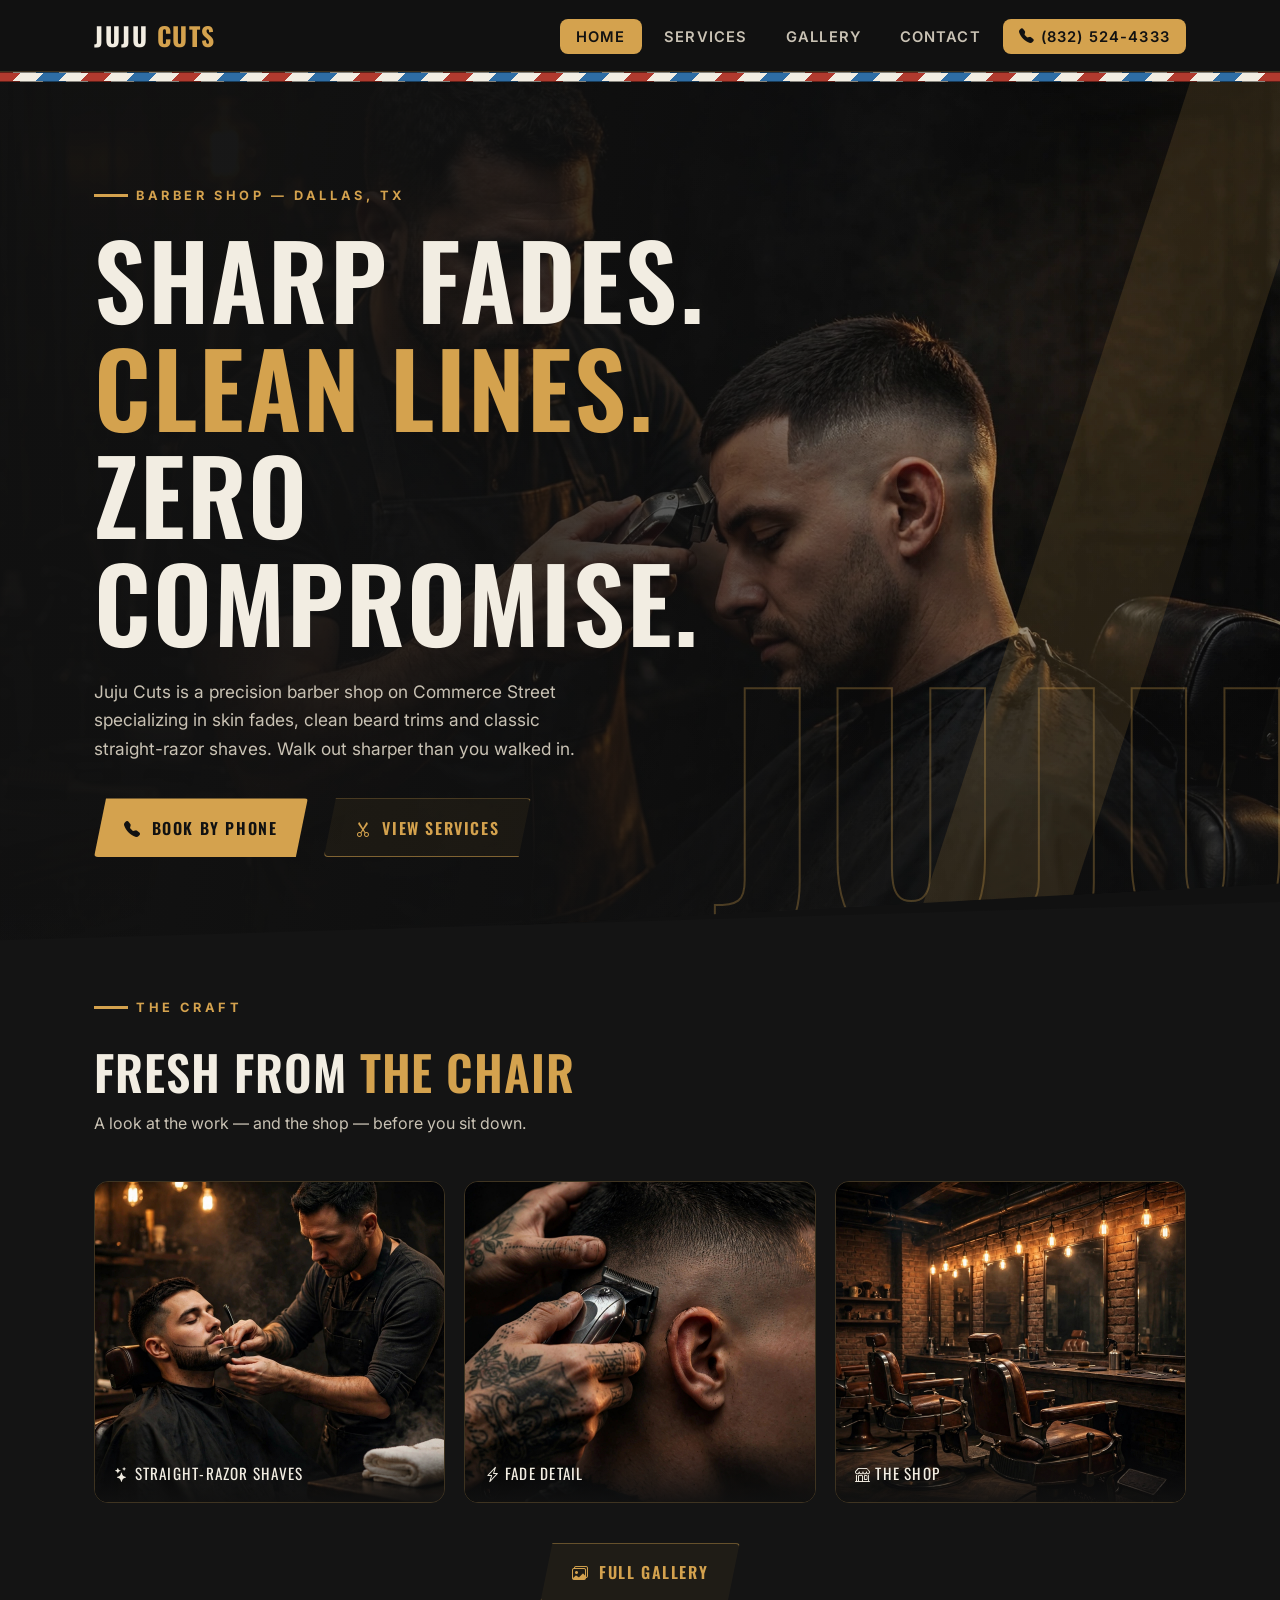
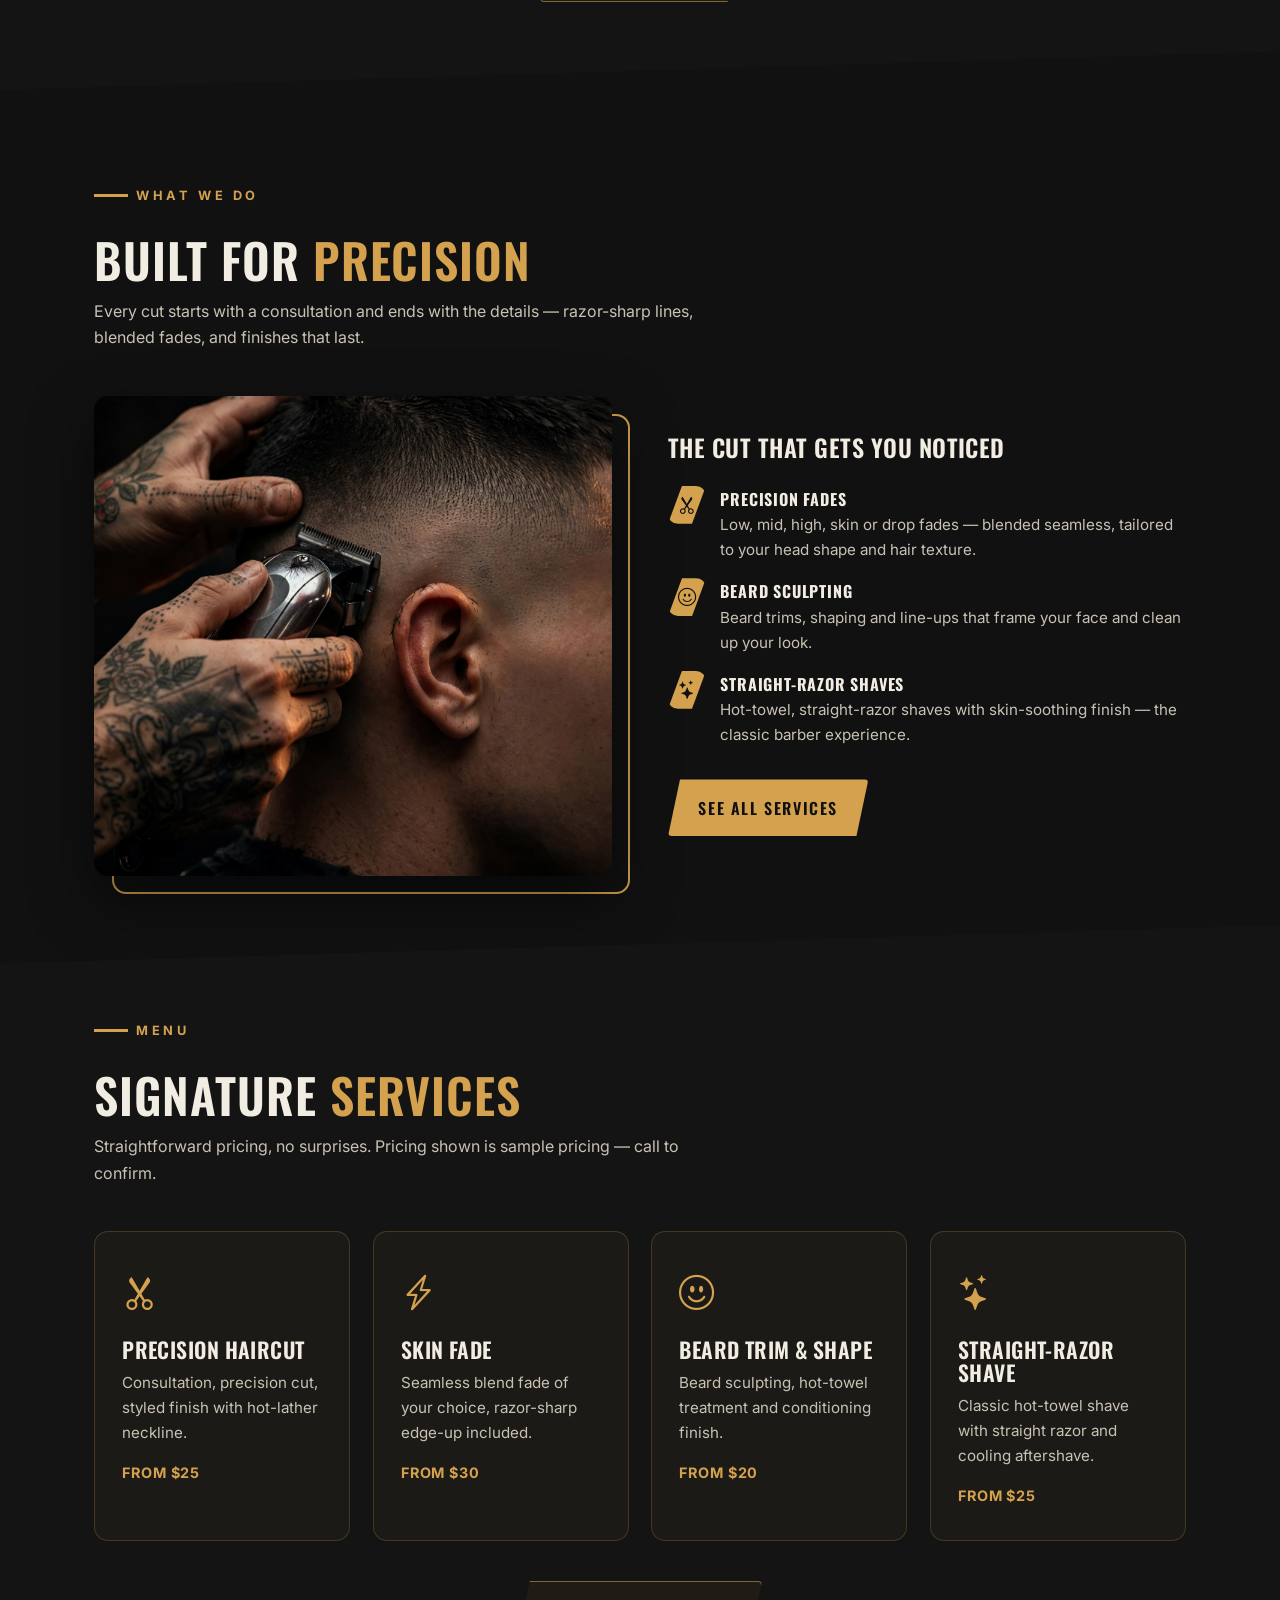
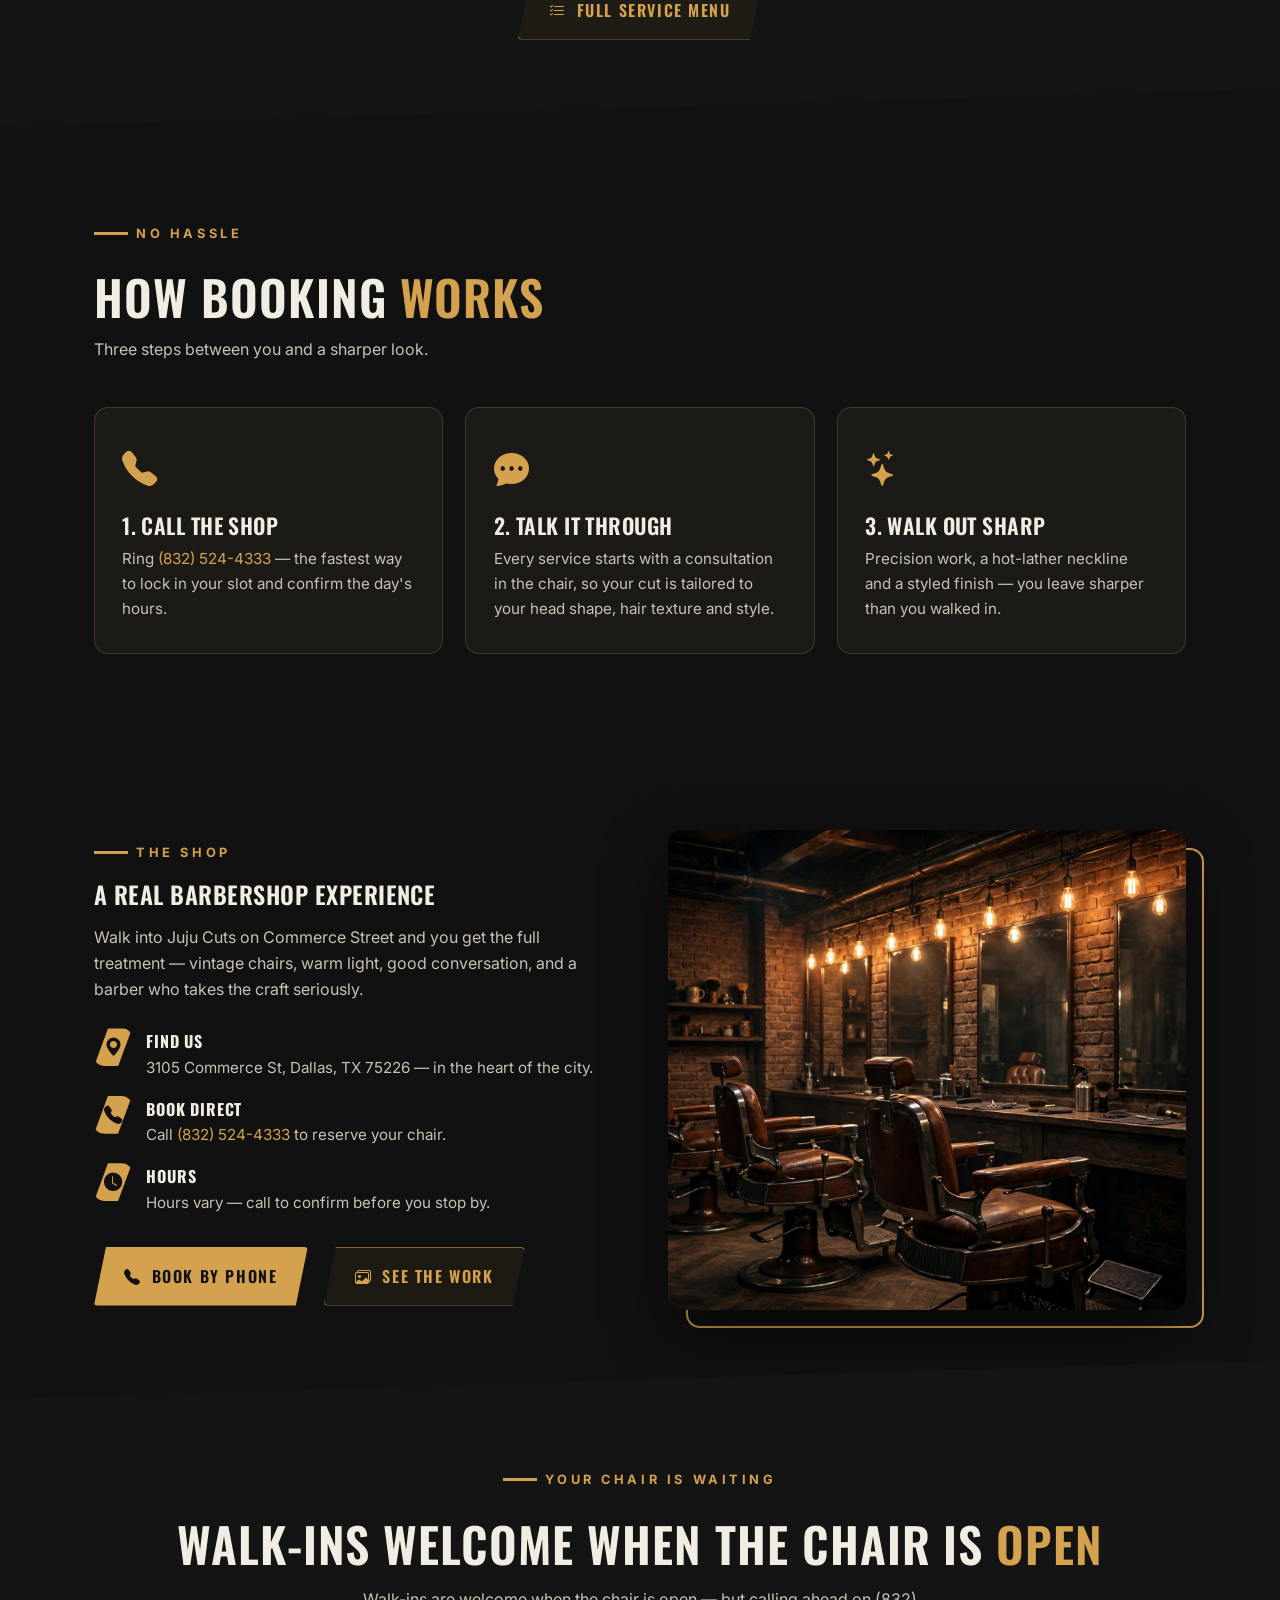
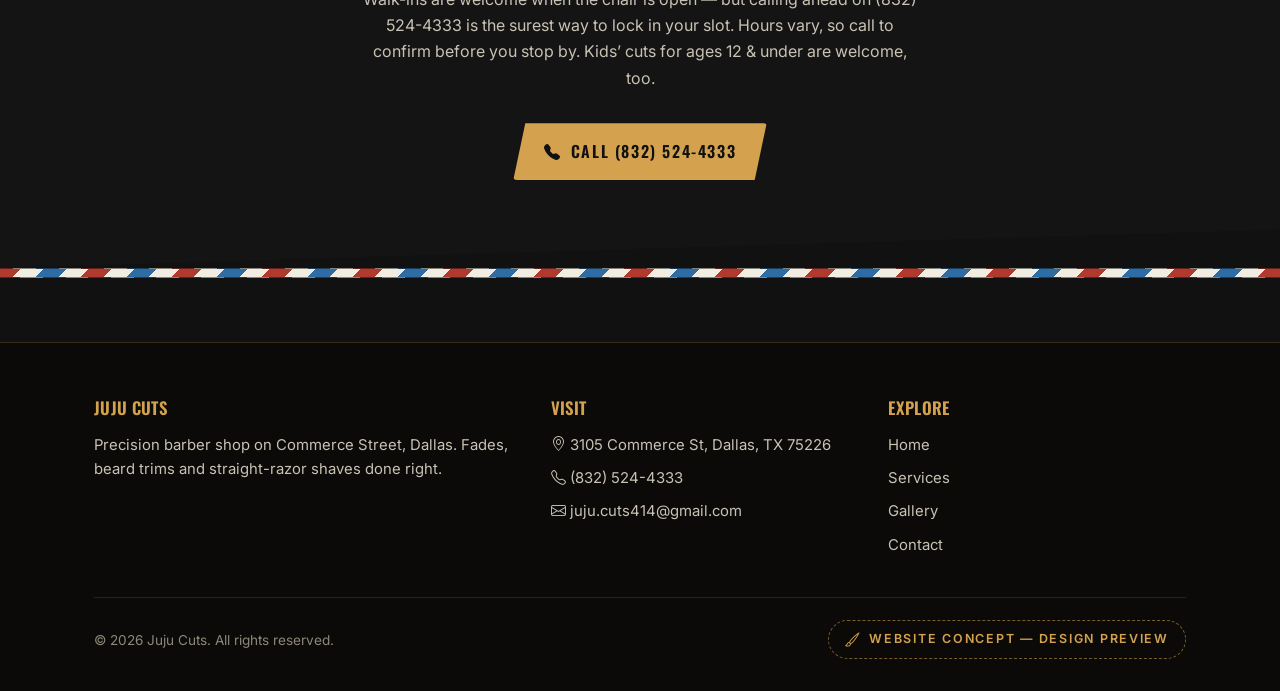
<file: index.html>
<!DOCTYPE html>
<html lang="en">
<head>
  <meta charset="UTF-8">
  <meta name="viewport" content="width=device-width, initial-scale=1.0">
  <title>Juju Cuts — Precision Haircuts, Fades & Shaves in Dallas, TX</title>
  <meta name="description" content="Juju Cuts barber shop at 3105 Commerce St, Dallas, TX. Precision haircuts, skin fades, beard trims and straight-razor shaves. Call (832) 524-4333 to book.">
  <meta name="keywords" content="barber Dallas TX, fade haircut, beard trim, straight razor shave, Juju Cuts, Commerce Street barber">
  <meta property="og:title" content="Juju Cuts — Precision Haircuts, Fades & Shaves | Dallas, TX">
  <meta property="og:description" content="Barber shop specializing in precision haircuts, fades, beard trims and straight-razor shaves. 3105 Commerce St, Dallas, TX.">
  <meta property="og:type" content="website">
  <meta name="robots" content="noindex, nofollow">
  <link rel="preconnect" href="https://fonts.googleapis.com">
  <link rel="preconnect" href="https://fonts.gstatic.com" crossorigin>
  <link href="https://fonts.googleapis.com/css2?family=Oswald:wght@400;500;600;700&family=Inter:wght@400;500;600;700&display=swap" rel="stylesheet">
  <link rel="stylesheet" href="https://cdn.jsdelivr.net/npm/bootstrap-icons@1.11.3/font/bootstrap-icons.min.css">
  <link rel="stylesheet" href="styles.css">
</head>
<body>

<header class="site-header">
  <nav class="nav-bar" aria-label="Main navigation">
    <a class="brand" href="index.html">Juju <span>Cuts</span></a>
    <button class="nav-toggle" aria-label="Toggle navigation menu" onclick="document.querySelector('.nav-links').classList.toggle('open')">
      <i class="bi bi-list"></i>
    </button>
    <ul class="nav-links">
      <li><a href="index.html" class="active">Home</a></li>
      <li><a href="services.html">Services</a></li>
      <li><a href="gallery.html">Gallery</a></li>
      <li><a href="contact.html">Contact</a></li>
      <li class="nav-cta"><a href="tel:+18325244333"><i class="bi bi-telephone-fill"></i> (832) 524-4333</a></li>
    </ul>
  </nav>
</header>

<div class="pole-strip" aria-hidden="true"></div>

<main>
  <!-- HERO -->
  <section class="hero">
    <div class="hero-bg">
      <img src="images/barber-cutting-fade.jpg" alt="Barber giving a precision fade haircut">
      <div class="hero-veil"></div>
    </div>
    <div class="hero-giant" aria-hidden="true">Juju</div>
    <div class="hero-gold-slash"></div>
    <div class="hero-inner">
      <div class="wrap">
        <span class="kicker">Barber Shop &mdash; Dallas, TX</span>
        <h1>Sharp Fades.<br><span class="accent">Clean Lines.</span><br>Zero Compromise.</h1>
        <p class="hero-sub">Juju Cuts is a precision barber shop on Commerce Street specializing in skin fades, clean beard trims and classic straight-razor shaves. Walk out sharper than you walked in.</p>
        <div class="hero-ctas">
          <a class="btn btn-gold" href="tel:+18325244333"><i class="bi bi-telephone-fill"></i> Book by Phone</a>
          <a class="btn btn-ghost" href="services.html"><i class="bi bi-scissors"></i> View Services</a>
        </div>
      </div>
    </div>
  </section>

  <!-- GALLERY PREVIEW -->
  <section class="block alt slant">
    <div class="wrap">
      <div class="section-head">
        <span class="kicker">The Craft</span>
        <h2>Fresh From <span class="accent">The Chair</span></h2>
        <p class="lead">A look at the work — and the shop — before you sit down.</p>
      </div>
      <div class="gallery-grid">
        <figure class="g-item">
          <img src="images/straight-razor-shave.jpg" alt="Barber performing a straight-razor shave at Juju Cuts">
          <figcaption><i class="bi bi-stars"></i> Straight-Razor Shaves</figcaption>
        </figure>
        <figure class="g-item">
          <img src="images/fade-detail-clippers.jpg" alt="Close-up of a skin fade being finished with clippers">
          <figcaption><i class="bi bi-lightning-charge"></i> Fade Detail</figcaption>
        </figure>
        <figure class="g-item">
          <img src="images/shop-interior.jpg" alt="Juju Cuts barbershop interior with vintage chairs">
          <figcaption><i class="bi bi-shop"></i> The Shop</figcaption>
        </figure>
      </div>
      <div style="margin-top: 2.5rem; text-align: center;">
        <a class="btn btn-ghost" href="gallery.html"><i class="bi bi-images"></i> Full Gallery</a>
      </div>
    </div>
  </section>

  <!-- WHAT WE DO -->
  <section class="block">
    <div class="wrap">
      <div class="section-head">
        <span class="kicker">What We Do</span>
        <h2>Built for <span class="accent">Precision</span></h2>
        <p class="lead">Every cut starts with a consultation and ends with the details &mdash; razor-sharp lines, blended fades, and finishes that last.</p>
      </div>
      <div class="split">
        <div class="split-img">
          <img src="images/fade-detail-clippers.jpg" alt="Close-up of a skin fade being finished with clippers">
        </div>
        <div>
          <h2>The Cut That <span class="accent">Gets You Noticed</span></h2>
          <ul class="feature-list">
            <li>
              <i class="bi bi-scissors"></i>
              <div><strong>Precision Fades</strong><p>Low, mid, high, skin or drop fades &mdash; blended seamless, tailored to your head shape and hair texture.</p></div>
            </li>
            <li>
              <i class="bi bi-emoji-smile"></i>
              <div><strong>Beard Sculpting</strong><p>Beard trims, shaping and line-ups that frame your face and clean up your look.</p></div>
            </li>
            <li>
              <i class="bi bi-stars"></i>
              <div><strong>Straight-Razor Shaves</strong><p>Hot-towel, straight-razor shaves with skin-soothing finish &mdash; the classic barber experience.</p></div>
            </li>
          </ul>
          <div style="margin-top: 2rem;">
            <a class="btn btn-gold" href="services.html">See All Services</a>
          </div>
        </div>
      </div>
    </div>
  </section>

  <!-- SERVICES TEASER -->
  <section class="block alt slant">
    <div class="wrap">
      <div class="section-head">
        <span class="kicker">Menu</span>
        <h2>Signature <span class="accent">Services</span></h2>
        <p class="lead">Straightforward pricing, no surprises. Pricing shown is sample pricing &mdash; call to confirm.</p>
      </div>
      <div class="cards">
        <div class="card">
          <i class="bi bi-scissors card-icon"></i>
          <h3>Precision Haircut</h3>
          <p>Consultation, precision cut, styled finish with hot-lather neckline.</p>
          <p class="price">From $25</p>
        </div>
        <div class="card">
          <i class="bi bi-lightning-charge card-icon"></i>
          <h3>Skin Fade</h3>
          <p>Seamless blend fade of your choice, razor-sharp edge-up included.</p>
          <p class="price">From $30</p>
        </div>
        <div class="card">
          <i class="bi bi-emoji-smile card-icon"></i>
          <h3>Beard Trim &amp; Shape</h3>
          <p>Beard sculpting, hot-towel treatment and conditioning finish.</p>
          <p class="price">From $20</p>
        </div>
        <div class="card">
          <i class="bi bi-stars card-icon"></i>
          <h3>Straight-Razor Shave</h3>
          <p>Classic hot-towel shave with straight razor and cooling aftershave.</p>
          <p class="price">From $25</p>
        </div>
      </div>
      <div style="margin-top: 2.5rem; text-align: center;">
        <a class="btn btn-ghost" href="services.html"><i class="bi bi-list-check"></i> Full Service Menu</a>
      </div>
    </div>
  </section>

  <!-- HOW BOOKING WORKS -->
  <section class="block">
    <div class="wrap">
      <div class="section-head">
        <span class="kicker">No Hassle</span>
        <h2>How Booking <span class="accent">Works</span></h2>
        <p class="lead">Three steps between you and a sharper look.</p>
      </div>
      <div class="cards">
        <div class="card">
          <i class="bi bi-telephone-fill card-icon"></i>
          <h3>1. Call the Shop</h3>
          <p>Ring <a href="tel:+18325244333">(832) 524-4333</a> — the fastest way to lock in your slot and confirm the day's hours.</p>
        </div>
        <div class="card">
          <i class="bi bi-chat-dots-fill card-icon"></i>
          <h3>2. Talk It Through</h3>
          <p>Every service starts with a consultation in the chair, so your cut is tailored to your head shape, hair texture and style.</p>
        </div>
        <div class="card">
          <i class="bi bi-stars card-icon"></i>
          <h3>3. Walk Out Sharp</h3>
          <p>Precision work, a hot-lather neckline and a styled finish — you leave sharper than you walked in.</p>
        </div>
      </div>
    </div>
  </section>

  <!-- THE SHOP -->
  <section class="block">
    <div class="wrap">
      <div class="split reverse">
        <div class="split-img">
          <img src="images/shop-interior.jpg" alt="Juju Cuts barbershop interior with vintage barber chairs">
        </div>
        <div>
          <span class="kicker">The Shop</span>
          <h2>A Real Barbershop <span class="accent">Experience</span></h2>
          <p style="color: var(--bone-dim); margin-top: 1rem;">Walk into Juju Cuts on Commerce Street and you get the full treatment &mdash; vintage chairs, warm light, good conversation, and a barber who takes the craft seriously.</p>
          <ul class="feature-list">
            <li><i class="bi bi-geo-alt-fill"></i><div><strong>Find Us</strong><p>3105 Commerce St, Dallas, TX 75226 &mdash; in the heart of the city.</p></div></li>
            <li><i class="bi bi-telephone-fill"></i><div><strong>Book Direct</strong><p>Call <a href="tel:+18325244333">(832) 524-4333</a> to reserve your chair.</p></div></li>
            <li><i class="bi bi-clock-fill"></i><div><strong>Hours</strong><p>Hours vary &mdash; call to confirm before you stop by.</p></div></li>
          </ul>
          <div style="margin-top: 2rem; display: flex; gap: 1rem; flex-wrap: wrap;">
            <a class="btn btn-gold" href="tel:+18325244333"><i class="bi bi-telephone-fill"></i> Book by Phone</a>
            <a class="btn btn-ghost" href="gallery.html"><i class="bi bi-images"></i> See the Work</a>
          </div>
        </div>
      </div>
    </div>
  </section>

  <!-- BOOKING CTA BAND (replaces FAQ) -->
  <section class="block alt slant" style="padding-top:calc(4rem + 3vw)">
    <div class="wrap" style="text-align:center">
      <span class="kicker" style="justify-content:center">Your Chair Is Waiting</span>
      <h2 style="font-size:clamp(2rem,5vw,3rem);margin:.6rem 0 1rem">Walk-Ins Welcome When the Chair Is <span style="color:var(--gold)">Open</span></h2>
      <p style="color:var(--bone-dim);max-width:56ch;margin:0 auto 2rem">Walk-ins are welcome when the chair is open &mdash; but calling ahead on (832) 524-4333 is the surest way to lock in your slot. Hours vary, so call to confirm before you stop by. Kids&rsquo; cuts for ages 12 &amp; under are welcome, too.</p>
      <a class="btn btn-gold" href="tel:+18325244333"><i class="bi bi-telephone-fill"></i> Call (832) 524-4333</a>
    </div>
  </section>
</main>

<div class="pole-strip" aria-hidden="true"></div>

<footer>
  <div class="wrap">
    <div class="foot-grid">
      <div>
        <h4>Juju Cuts</h4>
        <p>Precision barber shop on Commerce Street, Dallas. Fades, beard trims and straight-razor shaves done right.</p>
      </div>
      <div>
        <h4>Visit</h4>
        <ul>
          <li><i class="bi bi-geo-alt"></i> 3105 Commerce St, Dallas, TX 75226</li>
          <li><i class="bi bi-telephone"></i> <a href="tel:+18325244333">(832) 524-4333</a></li>
          <li><i class="bi bi-envelope"></i> <a href="mailto:juju.cuts414@gmail.com">juju.cuts414@gmail.com</a></li>
        </ul>
      </div>
      <div>
        <h4>Explore</h4>
        <ul>
          <li><a href="index.html">Home</a></li>
          <li><a href="services.html">Services</a></li>
          <li><a href="gallery.html">Gallery</a></li>
          <li><a href="contact.html">Contact</a></li>
        </ul>
      </div>
    </div>
    <div class="foot-bottom">
      <p>&copy; 2026 Juju Cuts. All rights reserved.</p>
      <span class="concept-badge"><i class="bi bi-brush"></i> Website concept &mdash; design preview</span>
    </div>
  </div>
</footer>

</body>
</html>
</file>
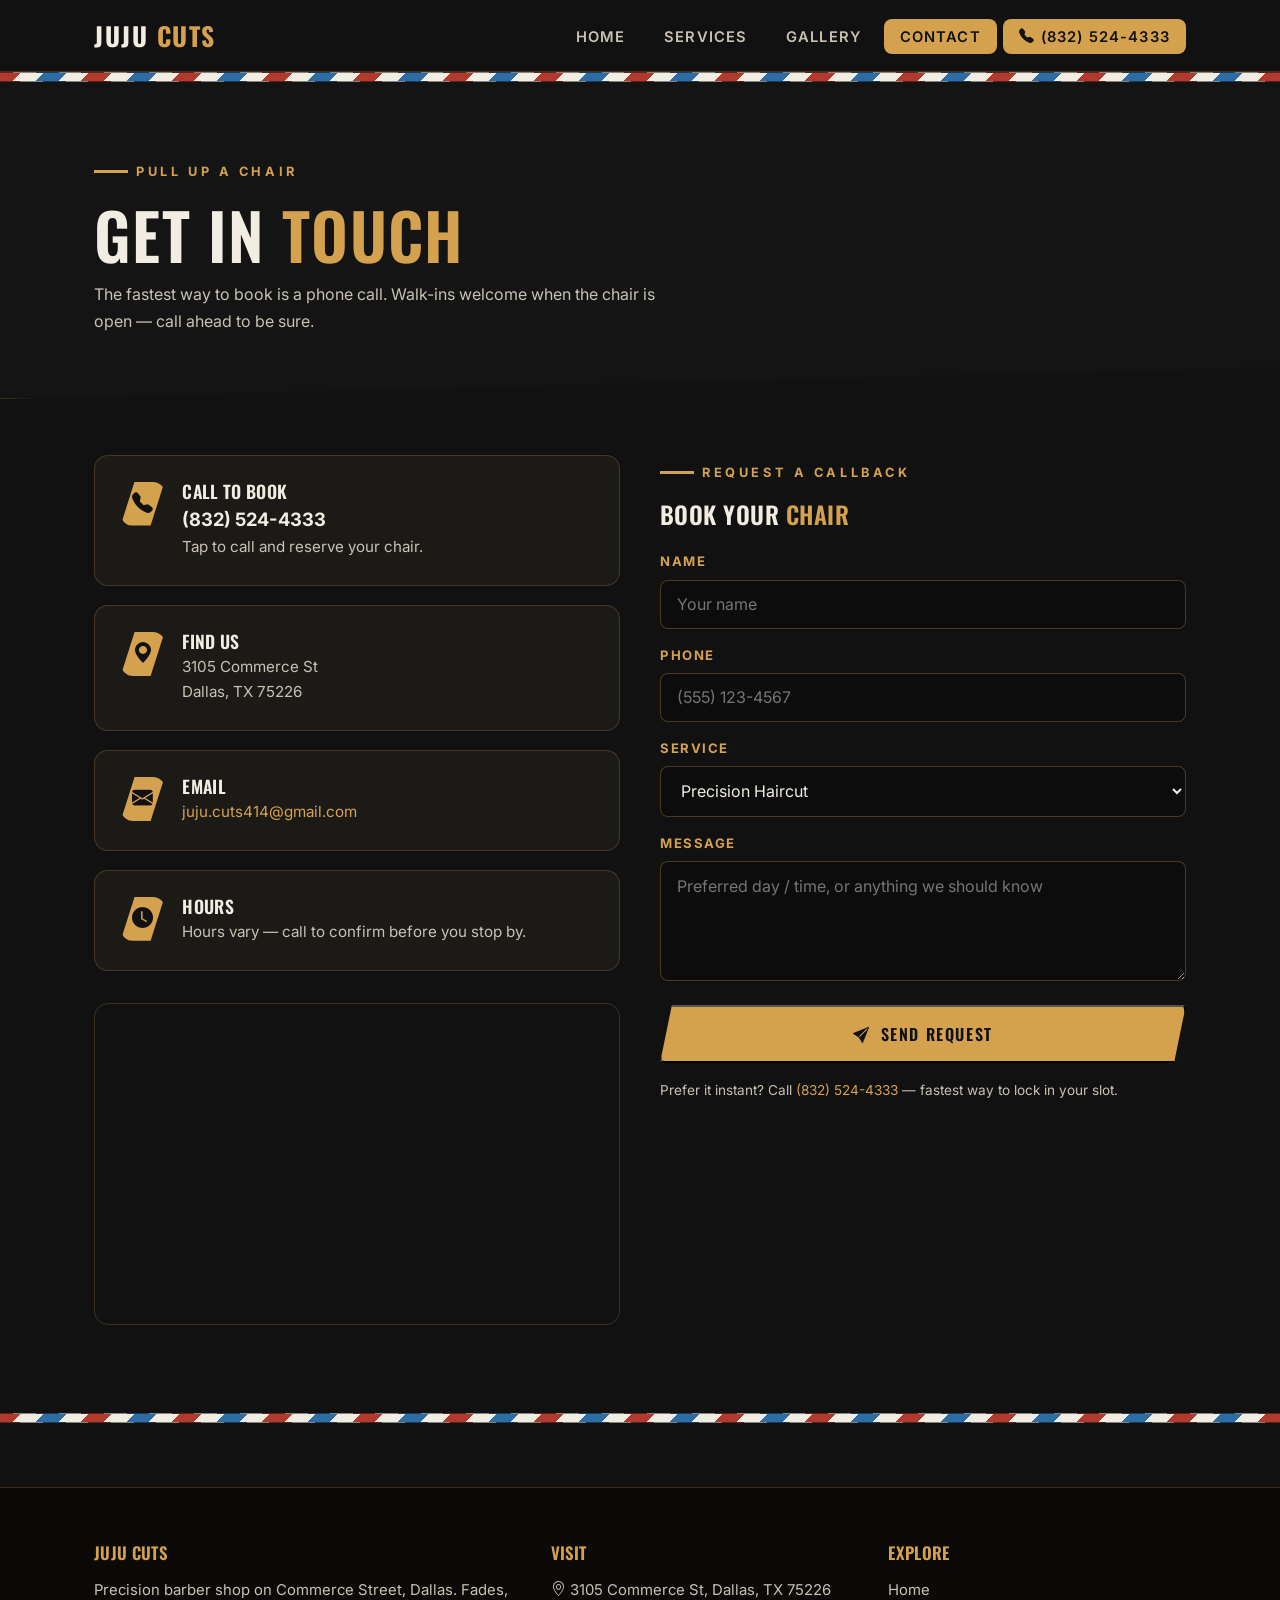
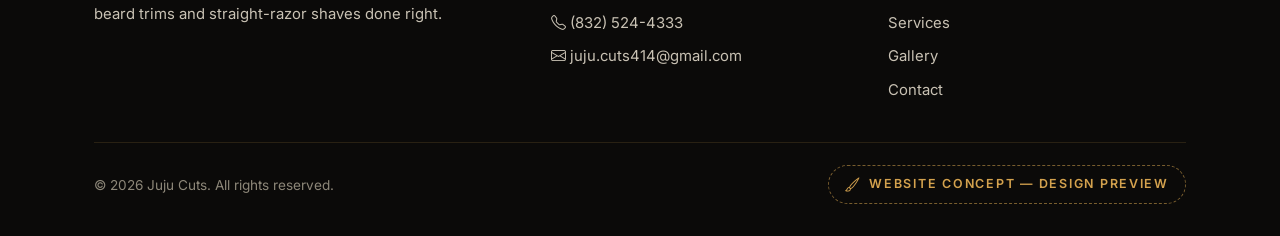
<file: contact.html>
<!DOCTYPE html>
<html lang="en">
<head>
  <meta charset="UTF-8">
  <meta name="viewport" content="width=device-width, initial-scale=1.0">
  <title>Contact & Booking — Juju Cuts Barbershop, Dallas TX</title>
  <meta name="description" content="Contact Juju Cuts: 3105 Commerce St, Dallas, TX 75226. Call (832) 524-4333 to book your chair, or email juju.cuts414@gmail.com. Hours vary — call to confirm.">
  <meta property="og:title" content="Contact & Booking — Juju Cuts | Dallas, TX">
  <meta property="og:description" content="3105 Commerce St, Dallas, TX 75226. Call (832) 524-4333 to book your chair.">
  <meta property="og:type" content="website">
  <meta name="robots" content="noindex, nofollow">
  <link rel="preconnect" href="https://fonts.googleapis.com">
  <link rel="preconnect" href="https://fonts.gstatic.com" crossorigin>
  <link href="https://fonts.googleapis.com/css2?family=Oswald:wght@400;500;600;700&family=Inter:wght@400;500;600;700&display=swap" rel="stylesheet">
  <link rel="stylesheet" href="https://cdn.jsdelivr.net/npm/bootstrap-icons@1.11.3/font/bootstrap-icons.min.css">
  <link rel="stylesheet" href="styles.css">
</head>
<body>

<header class="site-header">
  <nav class="nav-bar" aria-label="Main navigation">
    <a class="brand" href="index.html">Juju <span>Cuts</span></a>
    <button class="nav-toggle" aria-label="Toggle navigation menu" onclick="document.querySelector('.nav-links').classList.toggle('open')">
      <i class="bi bi-list"></i>
    </button>
    <ul class="nav-links">
      <li><a href="index.html">Home</a></li>
      <li><a href="services.html">Services</a></li>
      <li><a href="gallery.html">Gallery</a></li>
      <li><a href="contact.html" class="active">Contact</a></li>
      <li class="nav-cta"><a href="tel:+18325244333"><i class="bi bi-telephone-fill"></i> (832) 524-4333</a></li>
    </ul>
  </nav>
</header>

<div class="pole-strip" aria-hidden="true"></div>

<main>
  <section class="page-hero">
    <div class="wrap">
      <span class="kicker">Pull Up a Chair</span>
      <h1>Get In <span class="accent">Touch</span></h1>
      <p>The fastest way to book is a phone call. Walk-ins welcome when the chair is open &mdash; call ahead to be sure.</p>
    </div>
  </section>

  <section class="block">
    <div class="wrap">
      <div class="contact-grid">
        <div>
          <div class="contact-card">
            <i class="bi bi-telephone-fill"></i>
            <div>
              <h3>Call to Book</h3>
              <p><a class="tel" href="tel:+18325244333">(832) 524-4333</a><br>Tap to call and reserve your chair.</p>
            </div>
          </div>
          <div class="contact-card">
            <i class="bi bi-geo-alt-fill"></i>
            <div>
              <h3>Find Us</h3>
              <p>3105 Commerce St<br>Dallas, TX 75226</p>
            </div>
          </div>
          <div class="contact-card">
            <i class="bi bi-envelope-fill"></i>
            <div>
              <h3>Email</h3>
              <p><a href="mailto:juju.cuts414@gmail.com">juju.cuts414@gmail.com</a></p>
            </div>
          </div>
          <div class="contact-card">
            <i class="bi bi-clock-fill"></i>
            <div>
              <h3>Hours</h3>
              <p>Hours vary &mdash; call to confirm before you stop by.</p>
            </div>
          </div>

          <div class="map-embed">
            <iframe title="Map of Juju Cuts, 3105 Commerce St, Dallas, TX 75226" loading="lazy"
              src="https://www.google.com/maps?q=3105+Commerce+St,+Dallas,+TX+75226&output=embed"
              referrerpolicy="no-referrer-when-downgrade"></iframe>
          </div>
        </div>

        <div>
          <span class="kicker">Request a Callback</span>
          <h2 style="margin-bottom: 1.5rem;">Book Your <span class="accent" style="color: var(--gold);">Chair</span></h2>
          <form class="booking" action="mailto:juju.cuts414@gmail.com" method="post" enctype="text/plain">
            <div class="field">
              <label for="name">Name</label>
              <input type="text" id="name" name="name" placeholder="Your name" required>
            </div>
            <div class="field">
              <label for="phone">Phone</label>
              <input type="tel" id="phone" name="phone" placeholder="(555) 123-4567" required>
            </div>
            <div class="field">
              <label for="service">Service</label>
              <select id="service" name="service">
                <option>Precision Haircut</option>
                <option>Skin Fade</option>
                <option>Beard Trim &amp; Shape</option>
                <option>Straight-Razor Shave</option>
                <option>Kids Cut</option>
                <option>The Full Works</option>
              </select>
            </div>
            <div class="field">
              <label for="message">Message</label>
              <textarea id="message" name="message" placeholder="Preferred day / time, or anything we should know"></textarea>
            </div>
            <button class="btn btn-gold" type="submit" style="justify-content: center;"><i class="bi bi-send-fill"></i> Send Request</button>
            <p class="form-note">Prefer it instant? Call <a href="tel:+18325244333">(832) 524-4333</a> &mdash; fastest way to lock in your slot.</p>
          </form>
        </div>
      </div>
    </div>
  </section>
</main>

<div class="pole-strip" aria-hidden="true"></div>

<footer>
  <div class="wrap">
    <div class="foot-grid">
      <div>
        <h4>Juju Cuts</h4>
        <p>Precision barber shop on Commerce Street, Dallas. Fades, beard trims and straight-razor shaves done right.</p>
      </div>
      <div>
        <h4>Visit</h4>
        <ul>
          <li><i class="bi bi-geo-alt"></i> 3105 Commerce St, Dallas, TX 75226</li>
          <li><i class="bi bi-telephone"></i> <a href="tel:+18325244333">(832) 524-4333</a></li>
          <li><i class="bi bi-envelope"></i> <a href="mailto:juju.cuts414@gmail.com">juju.cuts414@gmail.com</a></li>
        </ul>
      </div>
      <div>
        <h4>Explore</h4>
        <ul>
          <li><a href="index.html">Home</a></li>
          <li><a href="services.html">Services</a></li>
          <li><a href="gallery.html">Gallery</a></li>
          <li><a href="contact.html">Contact</a></li>
        </ul>
      </div>
    </div>
    <div class="foot-bottom">
      <p>&copy; 2026 Juju Cuts. All rights reserved.</p>
      <span class="concept-badge"><i class="bi bi-brush"></i> Website concept &mdash; design preview</span>
    </div>
  </div>
</footer>

</body>
</html>
</file>
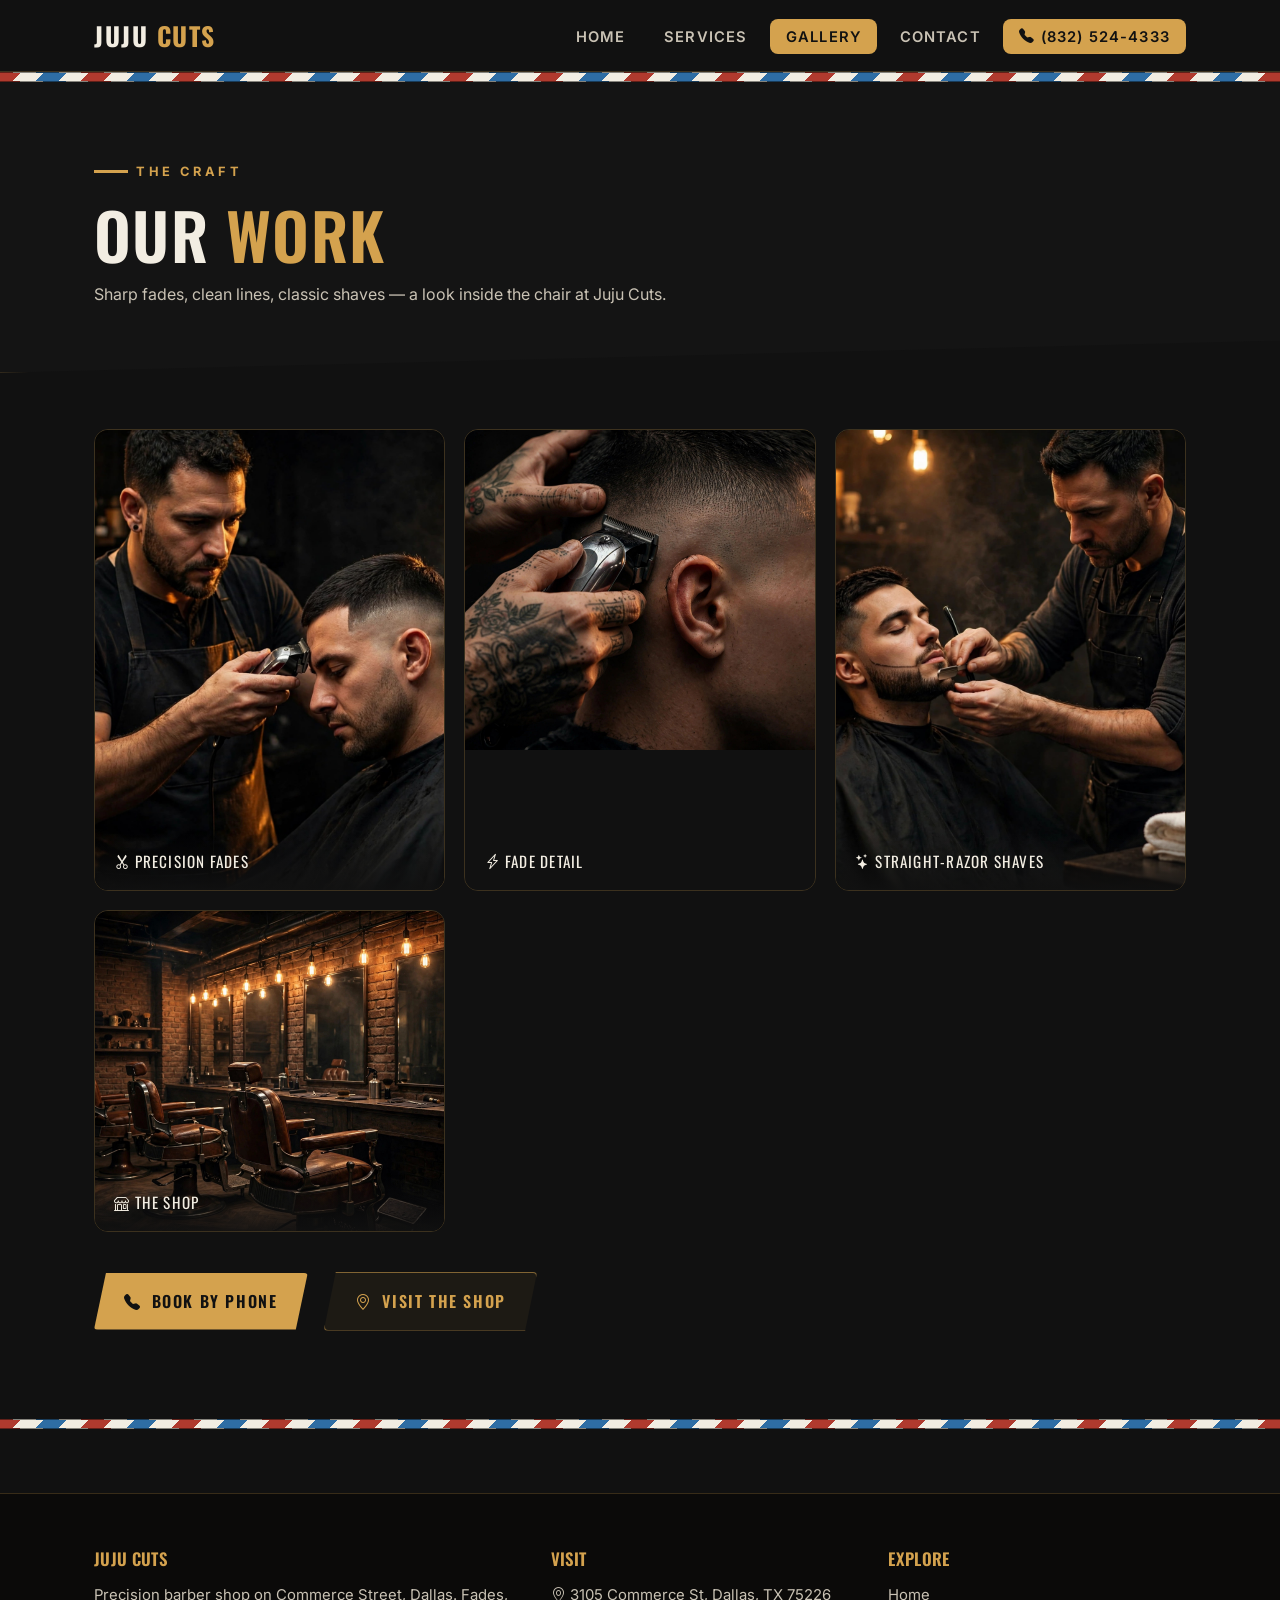
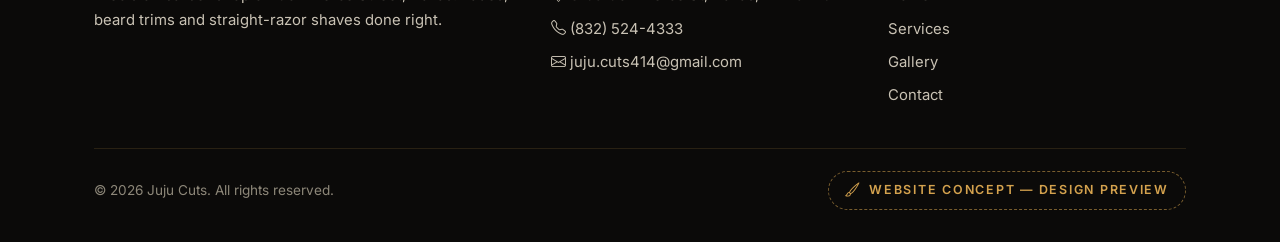
<file: gallery.html>
<!DOCTYPE html>
<html lang="en">
<head>
  <meta charset="UTF-8">
  <meta name="viewport" content="width=device-width, initial-scale=1.0">
  <title>Gallery — Juju Cuts Barbershop, Dallas TX</title>
  <meta name="description" content="Gallery of Juju Cuts work: precision fades, beard trims, straight-razor shaves and the shop interior at 3105 Commerce St, Dallas, TX.">
  <meta property="og:title" content="Gallery — Juju Cuts | Dallas, TX">
  <meta property="og:description" content="See the craft: fades, beard trims, straight-razor shaves and the Juju Cuts shop. 3105 Commerce St, Dallas, TX.">
  <meta property="og:type" content="website">
  <meta name="robots" content="noindex, nofollow">
  <link rel="preconnect" href="https://fonts.googleapis.com">
  <link rel="preconnect" href="https://fonts.gstatic.com" crossorigin>
  <link href="https://fonts.googleapis.com/css2?family=Oswald:wght@400;500;600;700&family=Inter:wght@400;500;600;700&display=swap" rel="stylesheet">
  <link rel="stylesheet" href="https://cdn.jsdelivr.net/npm/bootstrap-icons@1.11.3/font/bootstrap-icons.min.css">
  <link rel="stylesheet" href="styles.css">
</head>
<body>

<header class="site-header">
  <nav class="nav-bar" aria-label="Main navigation">
    <a class="brand" href="index.html">Juju <span>Cuts</span></a>
    <button class="nav-toggle" aria-label="Toggle navigation menu" onclick="document.querySelector('.nav-links').classList.toggle('open')">
      <i class="bi bi-list"></i>
    </button>
    <ul class="nav-links">
      <li><a href="index.html">Home</a></li>
      <li><a href="services.html">Services</a></li>
      <li><a href="gallery.html" class="active">Gallery</a></li>
      <li><a href="contact.html">Contact</a></li>
      <li class="nav-cta"><a href="tel:+18325244333"><i class="bi bi-telephone-fill"></i> (832) 524-4333</a></li>
    </ul>
  </nav>
</header>

<div class="pole-strip" aria-hidden="true"></div>

<main>
  <section class="page-hero">
    <div class="wrap">
      <span class="kicker">The Craft</span>
      <h1>Our <span class="accent">Work</span></h1>
      <p>Sharp fades, clean lines, classic shaves &mdash; a look inside the chair at Juju Cuts.</p>
    </div>
  </section>

  <section class="block">
    <div class="wrap">
      <div class="gallery-grid">
        <figure class="g-item tall">
          <img src="images/barber-cutting-fade.jpg" alt="Barber giving a precision fade haircut at Juju Cuts">
          <figcaption><i class="bi bi-scissors"></i> Precision Fades</figcaption>
        </figure>
        <figure class="g-item">
          <img src="images/fade-detail-clippers.jpg" alt="Close-up of a skin fade being finished with clippers">
          <figcaption><i class="bi bi-lightning-charge"></i> Fade Detail</figcaption>
        </figure>
        <figure class="g-item tall">
          <img src="images/straight-razor-shave.jpg" alt="Barber performing a straight-razor shave">
          <figcaption><i class="bi bi-stars"></i> Straight-Razor Shaves</figcaption>
        </figure>
        <figure class="g-item">
          <img src="images/shop-interior.jpg" alt="Juju Cuts barbershop interior with vintage chairs">
          <figcaption><i class="bi bi-shop"></i> The Shop</figcaption>
        </figure>
      </div>

      <div style="margin-top: 2.5rem; display: flex; gap: 1rem; flex-wrap: wrap; align-items: center;">
        <a class="btn btn-gold" href="tel:+18325244333"><i class="bi bi-telephone-fill"></i> Book by Phone</a>
        <a class="btn btn-ghost" href="contact.html"><i class="bi bi-geo-alt"></i> Visit the Shop</a>
      </div>
    </div>
  </section>
</main>

<div class="pole-strip" aria-hidden="true"></div>

<footer>
  <div class="wrap">
    <div class="foot-grid">
      <div>
        <h4>Juju Cuts</h4>
        <p>Precision barber shop on Commerce Street, Dallas. Fades, beard trims and straight-razor shaves done right.</p>
      </div>
      <div>
        <h4>Visit</h4>
        <ul>
          <li><i class="bi bi-geo-alt"></i> 3105 Commerce St, Dallas, TX 75226</li>
          <li><i class="bi bi-telephone"></i> <a href="tel:+18325244333">(832) 524-4333</a></li>
          <li><i class="bi bi-envelope"></i> <a href="mailto:juju.cuts414@gmail.com">juju.cuts414@gmail.com</a></li>
        </ul>
      </div>
      <div>
        <h4>Explore</h4>
        <ul>
          <li><a href="index.html">Home</a></li>
          <li><a href="services.html">Services</a></li>
          <li><a href="gallery.html">Gallery</a></li>
          <li><a href="contact.html">Contact</a></li>
        </ul>
      </div>
    </div>
    <div class="foot-bottom">
      <p>&copy; 2026 Juju Cuts. All rights reserved.</p>
      <span class="concept-badge"><i class="bi bi-brush"></i> Website concept &mdash; design preview</span>
    </div>
  </div>
</footer>

</body>
</html>
</file>
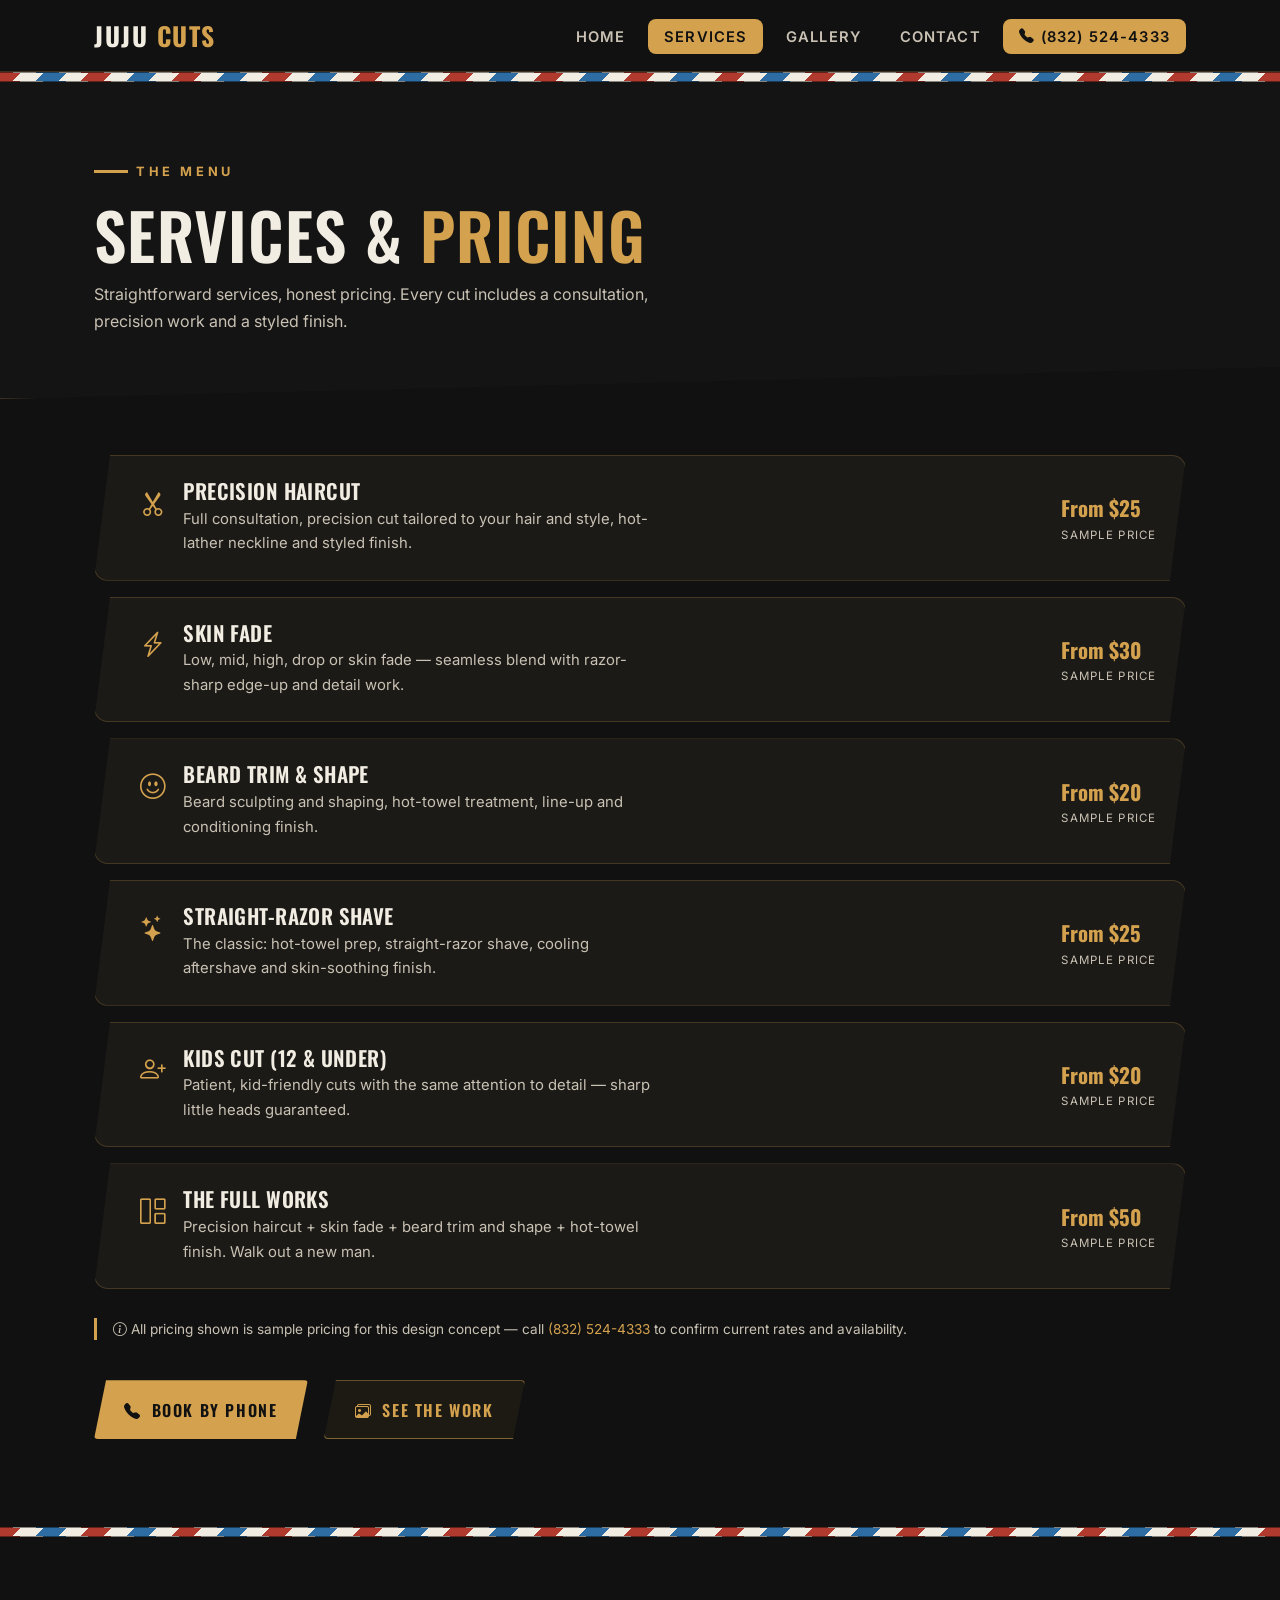
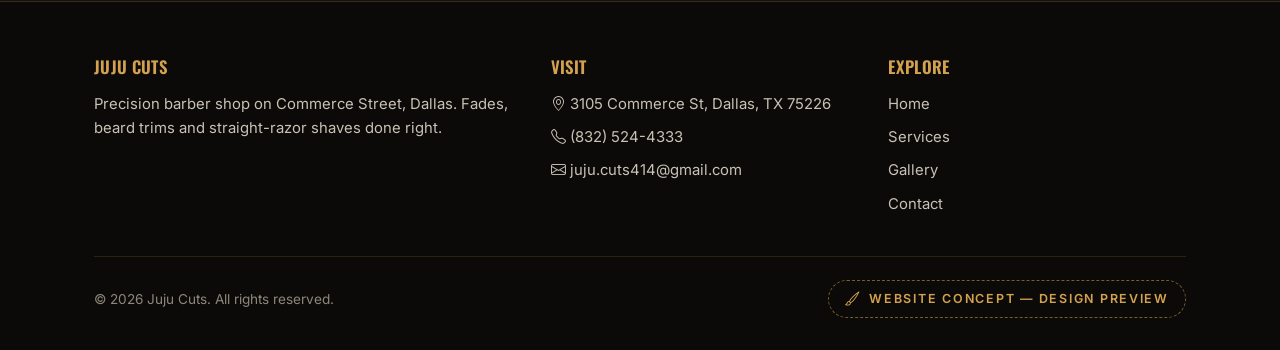
<file: services.html>
<!DOCTYPE html>
<html lang="en">
<head>
  <meta charset="UTF-8">
  <meta name="viewport" content="width=device-width, initial-scale=1.0">
  <title>Services & Pricing — Juju Cuts Barbershop, Dallas TX</title>
  <meta name="description" content="Juju Cuts service menu: precision haircuts, skin fades, beard trims, straight-razor shaves and kids cuts in Dallas, TX. Sample pricing listed — call (832) 524-4333 to book.">
  <meta property="og:title" content="Services & Pricing — Juju Cuts | Dallas, TX">
  <meta property="og:description" content="Precision haircuts, skin fades, beard trims and straight-razor shaves. 3105 Commerce St, Dallas, TX.">
  <meta property="og:type" content="website">
  <meta name="robots" content="noindex, nofollow">
  <link rel="preconnect" href="https://fonts.googleapis.com">
  <link rel="preconnect" href="https://fonts.gstatic.com" crossorigin>
  <link href="https://fonts.googleapis.com/css2?family=Oswald:wght@400;500;600;700&family=Inter:wght@400;500;600;700&display=swap" rel="stylesheet">
  <link rel="stylesheet" href="https://cdn.jsdelivr.net/npm/bootstrap-icons@1.11.3/font/bootstrap-icons.min.css">
  <link rel="stylesheet" href="styles.css">
</head>
<body>

<header class="site-header">
  <nav class="nav-bar" aria-label="Main navigation">
    <a class="brand" href="index.html">Juju <span>Cuts</span></a>
    <button class="nav-toggle" aria-label="Toggle navigation menu" onclick="document.querySelector('.nav-links').classList.toggle('open')">
      <i class="bi bi-list"></i>
    </button>
    <ul class="nav-links">
      <li><a href="index.html">Home</a></li>
      <li><a href="services.html" class="active">Services</a></li>
      <li><a href="gallery.html">Gallery</a></li>
      <li><a href="contact.html">Contact</a></li>
      <li class="nav-cta"><a href="tel:+18325244333"><i class="bi bi-telephone-fill"></i> (832) 524-4333</a></li>
    </ul>
  </nav>
</header>

<div class="pole-strip" aria-hidden="true"></div>

<main>
  <section class="page-hero">
    <div class="wrap">
      <span class="kicker">The Menu</span>
      <h1>Services &amp; <span class="accent">Pricing</span></h1>
      <p>Straightforward services, honest pricing. Every cut includes a consultation, precision work and a styled finish.</p>
    </div>
  </section>

  <section class="block">
    <div class="wrap">
      <div class="price-row">
        <div class="price-info">
          <i class="bi bi-scissors"></i>
          <div>
            <h3>Precision Haircut</h3>
            <p>Full consultation, precision cut tailored to your hair and style, hot-lather neckline and styled finish.</p>
          </div>
        </div>
        <div class="price-tag">From $25<small>Sample price</small></div>
      </div>

      <div class="price-row">
        <div class="price-info">
          <i class="bi bi-lightning-charge"></i>
          <div>
            <h3>Skin Fade</h3>
            <p>Low, mid, high, drop or skin fade &mdash; seamless blend with razor-sharp edge-up and detail work.</p>
          </div>
        </div>
        <div class="price-tag">From $30<small>Sample price</small></div>
      </div>

      <div class="price-row">
        <div class="price-info">
          <i class="bi bi-emoji-smile"></i>
          <div>
            <h3>Beard Trim &amp; Shape</h3>
            <p>Beard sculpting and shaping, hot-towel treatment, line-up and conditioning finish.</p>
          </div>
        </div>
        <div class="price-tag">From $20<small>Sample price</small></div>
      </div>

      <div class="price-row">
        <div class="price-info">
          <i class="bi bi-stars"></i>
          <div>
            <h3>Straight-Razor Shave</h3>
            <p>The classic: hot-towel prep, straight-razor shave, cooling aftershave and skin-soothing finish.</p>
          </div>
        </div>
        <div class="price-tag">From $25<small>Sample price</small></div>
      </div>

      <div class="price-row">
        <div class="price-info">
          <i class="bi bi-person-plus"></i>
          <div>
            <h3>Kids Cut (12 &amp; Under)</h3>
            <p>Patient, kid-friendly cuts with the same attention to detail &mdash; sharp little heads guaranteed.</p>
          </div>
        </div>
        <div class="price-tag">From $20<small>Sample price</small></div>
      </div>

      <div class="price-row">
        <div class="price-info">
          <i class="bi bi-grid-1x2"></i>
          <div>
            <h3>The Full Works</h3>
            <p>Precision haircut + skin fade + beard trim and shape + hot-towel finish. Walk out a new man.</p>
          </div>
        </div>
        <div class="price-tag">From $50<small>Sample price</small></div>
      </div>

      <p class="sample-note"><i class="bi bi-info-circle"></i> All pricing shown is sample pricing for this design concept &mdash; call <a href="tel:+18325244333">(832) 524-4333</a> to confirm current rates and availability.</p>

      <div style="margin-top: 2.5rem; display: flex; gap: 1rem; flex-wrap: wrap;">
        <a class="btn btn-gold" href="tel:+18325244333"><i class="bi bi-telephone-fill"></i> Book by Phone</a>
        <a class="btn btn-ghost" href="gallery.html"><i class="bi bi-images"></i> See the Work</a>
      </div>
    </div>
  </section>
</main>

<div class="pole-strip" aria-hidden="true"></div>

<footer>
  <div class="wrap">
    <div class="foot-grid">
      <div>
        <h4>Juju Cuts</h4>
        <p>Precision barber shop on Commerce Street, Dallas. Fades, beard trims and straight-razor shaves done right.</p>
      </div>
      <div>
        <h4>Visit</h4>
        <ul>
          <li><i class="bi bi-geo-alt"></i> 3105 Commerce St, Dallas, TX 75226</li>
          <li><i class="bi bi-telephone"></i> <a href="tel:+18325244333">(832) 524-4333</a></li>
          <li><i class="bi bi-envelope"></i> <a href="mailto:juju.cuts414@gmail.com">juju.cuts414@gmail.com</a></li>
        </ul>
      </div>
      <div>
        <h4>Explore</h4>
        <ul>
          <li><a href="index.html">Home</a></li>
          <li><a href="services.html">Services</a></li>
          <li><a href="gallery.html">Gallery</a></li>
          <li><a href="contact.html">Contact</a></li>
        </ul>
      </div>
    </div>
    <div class="foot-bottom">
      <p>&copy; 2026 Juju Cuts. All rights reserved.</p>
      <span class="concept-badge"><i class="bi bi-brush"></i> Website concept &mdash; design preview</span>
    </div>
  </div>
</footer>

</body>
</html>
</file>
<file: styles.css>
/* Juju Cuts — bold barbershop concept site
   Palette: near-black charcoal + warm amber/gold + bone off-white */

:root {
  --charcoal: #111111;
  --coal: #141414;
  --coal-2: #1c1a17;
  --gold: #d4a24e;
  --gold-deep: #b9822f;
  --bone: #f2ede2;
  --bone-dim: #c9c2b4;
  --line: rgba(212, 162, 78, 0.22);
  --radius: 14px;
  --font-display: 'Oswald', sans-serif;
  --font-body: 'Inter', sans-serif;
}

* { margin: 0; padding: 0; box-sizing: border-box; }

html { scroll-behavior: smooth; }

body {
  font-family: var(--font-body);
  background: var(--charcoal);
  color: var(--bone);
  line-height: 1.65;
  overflow-x: hidden;
  -webkit-font-smoothing: antialiased;
}

img { max-width: 100%; display: block; }

a { color: var(--gold); text-decoration: none; }
a:hover { color: #e8bc6c; }

h1, h2, h3, h4 {
  font-family: var(--font-display);
  text-transform: uppercase;
  letter-spacing: 0.02em;
  line-height: 1.05;
  font-weight: 600;
}

.wrap { max-width: 1140px; margin: 0 auto; padding: 0 1.5rem; }

/* ---------- Header / nav ---------- */
.site-header {
  position: sticky;
  top: 0;
  z-index: 100;
  background: rgba(17, 17, 17, 0.94);
  backdrop-filter: blur(8px);
  border-bottom: 1px solid var(--line);
}
.nav-bar {
  display: flex;
  align-items: center;
  justify-content: space-between;
  padding: 0.9rem 1.5rem;
  max-width: 1140px;
  margin: 0 auto;
}
.brand {
  font-family: var(--font-display);
  font-size: 1.6rem;
  font-weight: 700;
  text-transform: uppercase;
  letter-spacing: 0.06em;
  color: var(--bone);
}
.brand span { color: var(--gold); }
.nav-links { display: flex; gap: 0.4rem; list-style: none; align-items: center; }
.nav-links a {
  color: var(--bone-dim);
  font-weight: 600;
  font-size: 0.92rem;
  text-transform: uppercase;
  letter-spacing: 0.08em;
  padding: 0.55rem 1rem;
  border-radius: 8px;
  transition: color 0.2s, background 0.2s;
}
.nav-links a:hover { color: var(--gold); background: rgba(212,162,78,0.08); }
.nav-links a.active { color: var(--charcoal); background: var(--gold); }
.nav-cta a {
  background: var(--gold) !important;
  color: var(--charcoal) !important;
}
.nav-toggle {
  display: none;
  background: none;
  border: 1px solid var(--line);
  color: var(--gold);
  font-size: 1.5rem;
  border-radius: 8px;
  padding: 0.5rem 0.85rem;
  cursor: pointer;
  line-height: 1;
}

/* ---------- Hero ---------- */
.hero {
  position: relative;
  min-height: 82vh;
  display: flex;
  align-items: center;
  overflow: hidden;
  clip-path: polygon(0 0, 100% 0, 100% 92%, 0 100%);
  margin-bottom: -4vw;
}
.hero-bg {
  position: absolute;
  inset: 0;
}
.hero-bg img {
  width: 100%;
  height: 100%;
  object-fit: cover;
  filter: saturate(0.9);
}
/* barber-pole divider strip */
.pole-strip {
  height: 10px;
  background: repeating-linear-gradient(-45deg, #b03a2e 0 16px, #f2ede2 16px 32px, #2e6da4 32px 48px, #f2ede2 48px 64px);
  border-top: 1px solid rgba(0,0,0,.45);
  border-bottom: 1px solid rgba(0,0,0,.45);
}
/* giant outlined watermark type overlapping the hero image */
.hero-giant {
  position: absolute;
  right: -1.5%;
  bottom: 4%;
  z-index: 1;
  font-family: var(--font-display);
  font-weight: 700;
  text-transform: uppercase;
  font-size: clamp(7rem, 24vw, 21rem);
  line-height: .78;
  letter-spacing: .01em;
  color: transparent;
  -webkit-text-stroke: 2px rgba(212, 162, 78, .3);
  pointer-events: none;
  user-select: none;
}
.hero-veil {
  position: absolute;
  inset: 0;
  background:
    linear-gradient(100deg, rgba(17,17,17,0.96) 20%, rgba(17,17,17,0.72) 48%, rgba(17,17,17,0.25) 75%),
    linear-gradient(180deg, rgba(17,17,17,0.35), transparent 40%, rgba(17,17,17,0.75));
}
.hero-gold-slash {
  position: absolute;
  top: -10%;
  right: 8%;
  width: 140px;
  height: 130%;
  background: var(--gold);
  transform: rotate(18deg);
  opacity: 0.14;
  pointer-events: none;
}
@media (max-width: 768px) {
  .hero { min-height: 0; display: block; clip-path: none; margin-bottom: 0; }
  .hero-bg { position: relative; height: 320px; }
  .hero-giant { font-size: 30vw; top: 200px; bottom: auto; right: -2%; }
  .hero-inner { padding: 2.6rem 0 3.2rem; }
  .hero h1 { font-size: clamp(2.6rem, 13vw, 3.6rem); }
  .hero-sub { font-size: 1rem; }
  .hero-gold-slash { display: none; }
  .g-item img { height: 260px; }
  .g-item.tall img { height: 340px; }
  .pole-strip { height: 8px; }
}
.hero-inner {
  position: relative;
  z-index: 2;
  padding: 6rem 0;
  width: 100%;
}
.kicker {
  display: inline-flex;
  align-items: center;
  gap: 0.5rem;
  color: var(--gold);
  font-weight: 700;
  text-transform: uppercase;
  letter-spacing: 0.28em;
  font-size: 0.8rem;
  margin-bottom: 1.2rem;
}
.kicker::before {
  content: "";
  width: 34px;
  height: 3px;
  background: var(--gold);
  display: inline-block;
}
.hero h1 {
  font-size: clamp(3rem, 9vw, 6.4rem);
  color: var(--bone);
  max-width: 12ch;
}
.hero h1 .accent { color: var(--gold); }
.hero-sub {
  margin: 1.4rem 0 2.2rem;
  max-width: 46ch;
  color: var(--bone-dim);
  font-size: 1.08rem;
}
.hero-ctas { display: flex; gap: 1rem; flex-wrap: wrap; }
.btn {
  display: inline-flex;
  align-items: center;
  gap: 0.6rem;
  font-family: var(--font-display);
  text-transform: uppercase;
  letter-spacing: 0.1em;
  font-weight: 600;
  font-size: 1rem;
  padding: 0.95rem 1.9rem;
  border-radius: 4px;
  clip-path: polygon(12px 0, 100% 0, calc(100% - 12px) 100%, 0 100%);
  transition: transform 0.18s ease, background 0.18s ease, color 0.18s ease;
}
.btn:hover { transform: translateY(-2px); }
.btn-gold { background: var(--gold); color: var(--charcoal); }
.btn-gold:hover { background: #e8bc6c; color: var(--charcoal); }
.btn-ghost {
  border: 1px solid rgba(212,162,78,0.55);
  color: var(--gold);
  background: rgba(212,162,78,0.06);
}
.btn-ghost:hover { background: rgba(212,162,78,0.16); color: #e8bc6c; }

/* ---------- Sections ---------- */
section.block { padding: 5.5rem 0; }
.section-head { margin-bottom: 2.8rem; }
.section-head h2 {
  font-size: clamp(2rem, 5vw, 3rem);
  margin-top: 0.6rem;
}
.section-head h2 .accent { color: var(--gold); }
.section-head p.lead { color: var(--bone-dim); max-width: 60ch; margin-top: 0.8rem; }

.slant {
  clip-path: polygon(0 3vw, 100% 0, 100% calc(100% - 3vw), 0 100%);
  padding-top: calc(5.5rem + 3vw);
  padding-bottom: calc(5.5rem + 3vw);
  margin-top: -3vw;
}
.alt { background: var(--coal); }

/* Asymmetrical split */
.split {
  display: grid;
  grid-template-columns: 1fr 1fr;
  gap: 3.5rem;
  align-items: center;
}
.split-img {
  position: relative;
}
.split-img img {
  border-radius: var(--radius);
  width: 100%;
  height: 480px;
  object-fit: cover;
  box-shadow: 0 24px 60px rgba(0,0,0,0.55);
}
.split-img::after {
  content: "";
  position: absolute;
  inset: 18px -18px -18px 18px;
  border: 2px solid var(--gold);
  border-radius: var(--radius);
  z-index: -1;
}
.split.reverse { direction: rtl; }
.split.reverse > * { direction: ltr; }

.feature-list { list-style: none; margin-top: 1.6rem; display: grid; gap: 1rem; }
.feature-list li { display: flex; gap: 0.9rem; align-items: flex-start; }
.feature-list i {
  color: var(--charcoal);
  background: var(--gold);
  width: 38px; height: 38px;
  flex: 0 0 38px;
  display: inline-flex;
  align-items: center;
  justify-content: center;
  border-radius: 10px;
  font-size: 1.15rem;
  clip-path: polygon(14px 0, 100% 0, calc(100% - 14px) 100%, 0 100%);
}
.feature-list strong { display: block; font-family: var(--font-display); text-transform: uppercase; letter-spacing: 0.05em; }
.feature-list p { color: var(--bone-dim); font-size: 0.95rem; }

/* ---------- Cards (services teaser) ---------- */
.cards {
  display: grid;
  grid-template-columns: repeat(auto-fit, minmax(250px, 1fr));
  gap: 1.4rem;
}
.card {
  background: var(--coal-2);
  border: 1px solid var(--line);
  border-radius: var(--radius);
  padding: 2rem 1.7rem;
  position: relative;
  overflow: hidden;
  transition: transform 0.2s ease, border-color 0.2s ease;
}
.card::before {
  content: "";
  position: absolute;
  top: 0; left: 0; right: 0;
  height: 4px;
  background: var(--gold);
  transform: scaleX(0);
  transform-origin: left;
  transition: transform 0.25s ease;
}
.card:hover { transform: translateY(-5px); border-color: rgba(212,162,78,0.5); }
.card:hover::before { transform: scaleX(1); }
.card i.card-icon {
  font-size: 2.2rem;
  color: var(--gold);
}
.card h3 { font-size: 1.35rem; margin: 1rem 0 0.6rem; }
.card p { color: var(--bone-dim); font-size: 0.95rem; }
.card .price { margin-top: 1rem; font-weight: 700; color: var(--gold); text-transform: uppercase; letter-spacing: 0.06em; font-size: 0.9rem; }

/* ---------- Price list (services page) ---------- */
.price-row {
  display: flex;
  justify-content: space-between;
  align-items: center;
  gap: 1.5rem;
  padding: 1.5rem 1.8rem;
  background: var(--coal-2);
  border: 1px solid var(--line);
  border-radius: var(--radius);
  margin-bottom: 1rem;
  clip-path: polygon(16px 0, 100% 0, calc(100% - 16px) 100%, 0 100%);
  padding-left: calc(1.8rem + 16px);
}
.price-row:hover { border-color: rgba(212,162,78,0.55); }
.price-info { display: flex; gap: 1.1rem; align-items: flex-start; }
.price-info i {
  color: var(--gold);
  font-size: 1.6rem;
  margin-top: 0.15rem;
}
.price-info h3 { font-size: 1.3rem; margin-bottom: 0.3rem; }
.price-info p { color: var(--bone-dim); font-size: 0.93rem; max-width: 52ch; }
.price-tag {
  font-family: var(--font-display);
  font-size: 1.3rem;
  font-weight: 700;
  color: var(--gold);
  white-space: nowrap;
}
.price-tag small { display: block; font-family: var(--font-body); font-size: 0.72rem; font-weight: 400; color: var(--bone-dim); text-transform: uppercase; letter-spacing: 0.1em; }
.sample-note {
  margin-top: 1.8rem;
  font-size: 0.85rem;
  color: var(--bone-dim);
  border-left: 3px solid var(--gold);
  padding-left: 1rem;
}

/* ---------- Gallery grid ---------- */
.gallery-grid {
  display: grid;
  grid-template-columns: repeat(auto-fit, minmax(260px, 1fr));
  gap: 1.2rem;
}
.g-item {
  position: relative;
  overflow: hidden;
  border-radius: var(--radius);
  border: 1px solid var(--line);
}
.g-item img {
  width: 100%;
  height: 320px;
  object-fit: cover;
  transition: transform 0.45s ease;
}
.g-item:hover img { transform: scale(1.06); }
.g-item figcaption {
  position: absolute;
  left: 0; right: 0; bottom: 0;
  padding: 1rem 1.2rem;
  background: linear-gradient(transparent, rgba(17,17,17,0.92));
  font-family: var(--font-display);
  text-transform: uppercase;
  letter-spacing: 0.08em;
  font-size: 0.95rem;
}
.g-item.tall img { height: 460px; }

/* ---------- Contact ---------- */
.contact-grid {
  display: grid;
  grid-template-columns: 1fr 1fr;
  gap: 2.5rem;
  align-items: start;
}
.contact-card {
  background: var(--coal-2);
  border: 1px solid var(--line);
  border-radius: var(--radius);
  padding: 1.6rem;
  margin-bottom: 1.2rem;
  display: flex;
  gap: 1.1rem;
  align-items: flex-start;
}
.contact-card i {
  color: var(--charcoal);
  background: var(--gold);
  width: 44px; height: 44px;
  flex: 0 0 44px;
  display: inline-flex;
  align-items: center;
  justify-content: center;
  border-radius: 12px;
  font-size: 1.3rem;
  clip-path: polygon(14px 0, 100% 0, calc(100% - 14px) 100%, 0 100%);
}
.contact-card h3 { font-size: 1.1rem; margin-bottom: 0.25rem; }
.contact-card p { color: var(--bone-dim); font-size: 0.95rem; }
.contact-card a.tel { color: var(--bone); font-weight: 700; font-size: 1.15rem; }
.contact-card a.tel:hover { color: var(--gold); }
.map-embed {
  border-radius: var(--radius);
  overflow: hidden;
  border: 1px solid var(--line);
  margin-top: 2rem;
}
.map-embed iframe { width: 100%; height: 320px; border: 0; display: block; filter: grayscale(0.6) sepia(0.25); }

form.booking { display: grid; gap: 1rem; }
.field label {
  display: block;
  font-size: 0.82rem;
  font-weight: 700;
  text-transform: uppercase;
  letter-spacing: 0.12em;
  color: var(--gold);
  margin-bottom: 0.4rem;
}
.field input, .field select, .field textarea {
  width: 100%;
  background: #0c0c0c;
  border: 1px solid rgba(212,162,78,0.3);
  border-radius: 8px;
  color: var(--bone);
  padding: 0.85rem 1rem;
  font-family: var(--font-body);
  font-size: 1rem;
}
.field input:focus, .field select:focus, .field textarea:focus {
  outline: none;
  border-color: var(--gold);
  box-shadow: 0 0 0 3px rgba(212,162,78,0.18);
}
.field textarea { min-height: 120px; resize: vertical; }
.form-note { font-size: 0.85rem; color: var(--bone-dim); }

/* ---------- Page hero (inner pages) ---------- */
.page-hero {
  padding: 4.5rem 0 4rem;
  background: var(--coal);
  clip-path: polygon(0 0, 100% 0, 100% calc(100% - 2.5vw), 0 100%);
  margin-bottom: -2.5vw;
  border-bottom: 1px solid var(--line);
}
.page-hero h1 { font-size: clamp(2.4rem, 6vw, 4rem); }
.page-hero h1 .accent { color: var(--gold); }
.page-hero p { color: var(--bone-dim); margin-top: 0.8rem; max-width: 58ch; }

/* ---------- Footer ---------- */
footer {
  background: #0b0a09;
  border-top: 1px solid var(--line);
  padding: 3.5rem 0 2rem;
  margin-top: 4rem;
}
.foot-grid {
  display: grid;
  grid-template-columns: 1.4fr 1fr 1fr;
  gap: 2.5rem;
  margin-bottom: 2.5rem;
}
.foot-grid h4 { font-size: 1.05rem; margin-bottom: 1rem; color: var(--gold); }
.foot-grid ul { list-style: none; display: grid; gap: 0.55rem; }
.foot-grid p, .foot-grid li { color: var(--bone-dim); font-size: 0.93rem; }
.foot-grid a { color: var(--bone-dim); }
.foot-grid a:hover { color: var(--gold); }
.foot-bottom {
  border-top: 1px solid rgba(212,162,78,0.15);
  padding-top: 1.4rem;
  display: flex;
  justify-content: space-between;
  align-items: center;
  gap: 1rem;
  flex-wrap: wrap;
}
.foot-bottom p { font-size: 0.85rem; color: #8d8779; }
.concept-badge {
  display: inline-flex;
  align-items: center;
  gap: 0.5rem;
  font-size: 0.78rem;
  font-weight: 600;
  text-transform: uppercase;
  letter-spacing: 0.14em;
  color: var(--gold);
  border: 1px dashed rgba(212,162,78,0.55);
  border-radius: 999px;
  padding: 0.4rem 1rem;
}
.concept-badge i { font-size: 0.9rem; }

/* ---------- Responsive ---------- */
@media (max-width: 860px) {
  .split, .contact-grid { grid-template-columns: 1fr; gap: 2.5rem; }
  .split-img img { height: 340px; }
  .foot-grid { grid-template-columns: 1fr; }
  .nav-toggle { display: inline-block; }
  .nav-links {
    display: none;
    position: absolute;
    top: 100%;
    left: 0; right: 0;
    flex-direction: column;
    align-items: stretch;
    background: #0e0d0c;
    border-bottom: 1px solid var(--line);
    padding: 0.8rem 1.2rem 1.2rem;
    gap: 0.3rem;
  }
  .nav-links.open { display: flex; }
  .nav-links a { display: block; text-align: left; }
  .site-header { position: relative; }
  section.block { padding: 4rem 0; }
  .price-row { flex-direction: column; align-items: flex-start; gap: 0.8rem; }
}
@media (max-width: 520px) {
  .hero-ctas .btn { width: 100%; justify-content: center; }
  .hero h1 { font-size: 3rem; }
}

/* ---------- homepage enrichment: highlights + FAQ ---------- */
.hl-strip { padding: 4.5rem 0 0.5rem; }
.hl-grid { display: grid; grid-template-columns: repeat(4, 1fr); gap: 1.2rem; }
.hl-item {
  display: flex; gap: 0.9rem; align-items: flex-start;
  background: var(--coal-2); border: 1px solid var(--line); border-radius: var(--radius);
  padding: 1.3rem 1.2rem;
}
.hl-item i { color: var(--gold); font-size: 1.5rem; line-height: 1; margin-top: 0.15rem; }
.hl-item strong { display: block; font-family: var(--font-display); text-transform: uppercase; letter-spacing: 0.04em; font-size: 1rem; margin-bottom: 0.2rem; }
.hl-item span { color: var(--bone-dim); font-size: 0.88rem; line-height: 1.5; display: block; }
.faq-list { display: grid; gap: 1rem; max-width: 860px; }
.faq-item {
  background: var(--coal-2); border: 1px solid var(--line); border-radius: var(--radius);
  padding: 1.25rem 1.5rem;
}
.faq-item summary {
  cursor: pointer; font-family: var(--font-display); text-transform: uppercase; letter-spacing: 0.05em;
  font-size: 1.05rem; color: var(--bone); list-style: none;
  display: flex; justify-content: space-between; align-items: center; gap: 1rem;
}
.faq-item summary::-webkit-details-marker { display: none; }
.faq-item summary::after { content: "+"; color: var(--gold); font-size: 1.35rem; line-height: 1; }
.faq-item[open ] summary::after { content: "–"; }
.faq-item p { color: var(--bone-dim); font-size: 0.95rem; margin-top: 0.7rem; }
img[width], img[height] { height: auto; }
@media (max-width: 860px) { .hl-grid { grid-template-columns: 1fr 1fr; } .hl-strip { padding-top: 3.5rem; } }
@media (max-width: 520px) { .hl-grid { grid-template-columns: 1fr; } }
</file>
